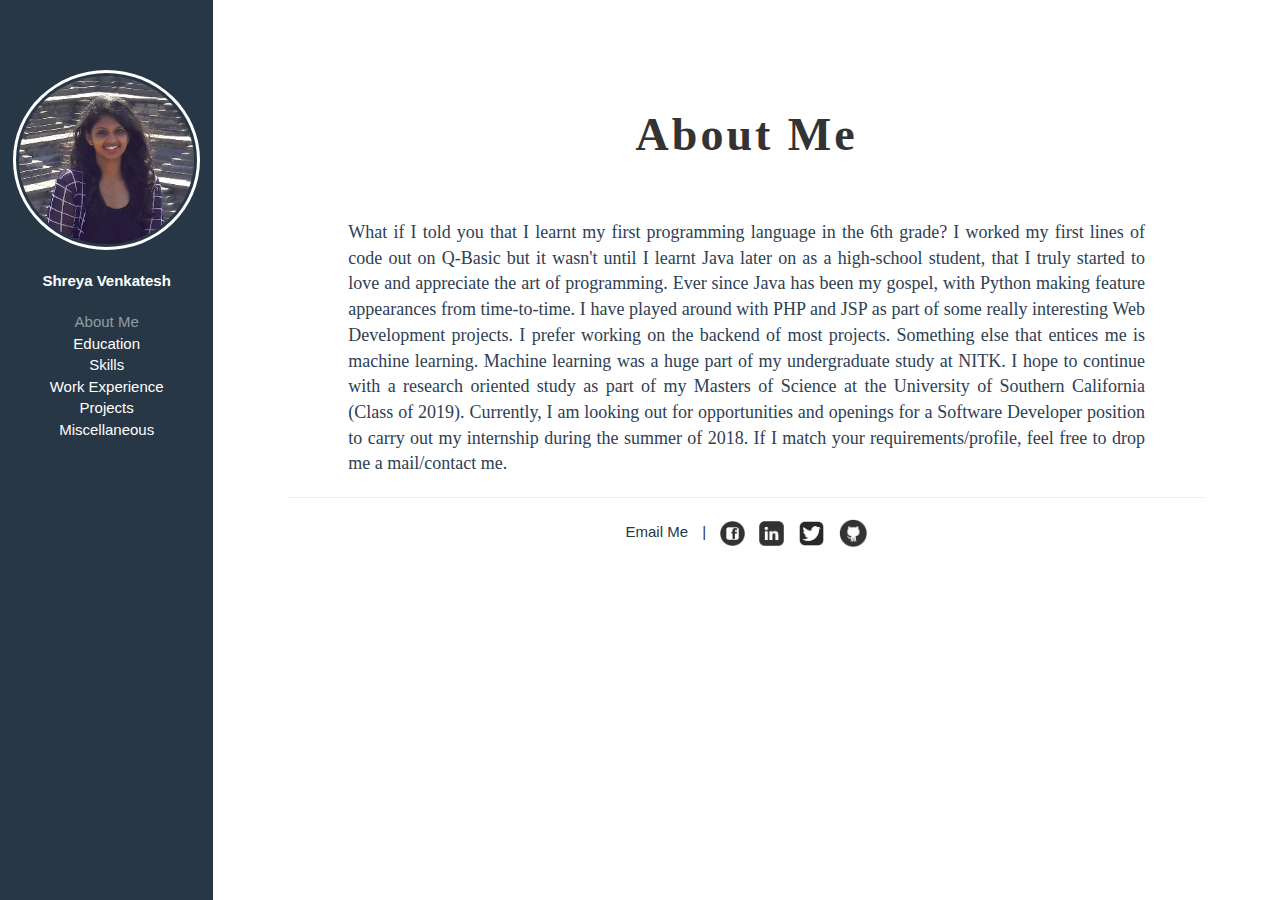
<file: index.html>
<html>
<head>
<title>Shreya V</title>
<meta property='og:title' content="Portfolio"/>
<meta property='og:image' content="pf.jpg"/>
<meta property='og:description' content="This is a link to my personal website"/>
<meta property='og:url' content="http://shrev.github.io/Portfolio/" />
<link rel="stylesheet" type="text/css" href="styles.css"/>
<link rel="stylesheet" href="https://maxcdn.bootstrapcdn.com/bootstrap/3.3.7/css/bootstrap.min.css">
<script src="https://ajax.googleapis.com/ajax/libs/jquery/3.2.1/jquery.min.js"></script>
</head>


<body>
    <div  id="parent" class="container-fluid">
        <div class="row">
            <div  id="bar" class="col-md-2 col-sm-4 sidebar1">
             <div class="row">
                <div class="logo">
                    <img src="self.png" id="img1" class="center-block" alt="Logo">
                </div>
              
              </div>
                <br>
                <div  id="list" style="width:auto">
                  <div id="name" > Shreya Venkatesh</div>
                  <br>
                    <ul class="list">
                        <li style="color: rgba(255, 255, 255, 0.5);">About Me</li>
                        <li><a class="link" href="edu.html">Education</a></li>
                        <li><a class="link" href="skills.html">Skills</a></li>
                        <li><a class="link" href="exp.html">Work Experience</a></li>
                        <li><a class="link" href="projects.html">Projects</a></li>
                        <li><a class="link" href="misc.html">Miscellaneous</a></li>
                    </ul>
                </div>
            </div>
            <div class="col-md-10 col-sm-8 main-content">
           
      <div class="title" id="ft">
    		<h1>About Me</h1>

      </div>
      <div class="content">
      <div class="intro">
       What if I told you that I learnt my first programming language in the 6th grade? I worked my first lines of code out on Q-Basic but it wasn't until I learnt Java later on as a high-school student, that I truly started to love and appreciate the art of programming. Ever since Java has been my gospel, with Python making feature appearances from time-to-time. I have played around with PHP and JSP as part of some really interesting Web Development projects. I prefer working on the backend of most projects. Something else that entices me is machine learning. Machine learning was a huge part of my undergraduate study at NITK. I hope to continue with a research oriented study as part of my Masters of Science at the University of Southern California (Class of 2019). Currently, I am looking out for opportunities and openings for a Software Developer position to carry out my internship during the summer of 2018. If I match your requirements/profile, feel free to drop me a mail/contact me.
      </div>
      <div class="bottom">
            <hr></hr>
            <a id="mail" href="mailto:shreya.dkv@gmail.com">Email Me</a> |
            <a href="https://www.facebook.com/shreya.venkatesh.7"><img class="icon" src="fb2.png"/></a>
            <a href="https://www.linkedin.com/in/shreya-v-109bbaa3/"><img class="icon" src="linkedin2.png"/></a>
            <a href="https://twitter.com/shre_v"><img class="icon" src="twitter2.png"/></a>
            <a href="https://github.com/shrev"><img class="icong" src="github2.png"/></a>
            <br><br>
        </div>
    </div>
</div>
</body>

<script src="scripts.js" type="text/javascript"></script>
</html>
</file>
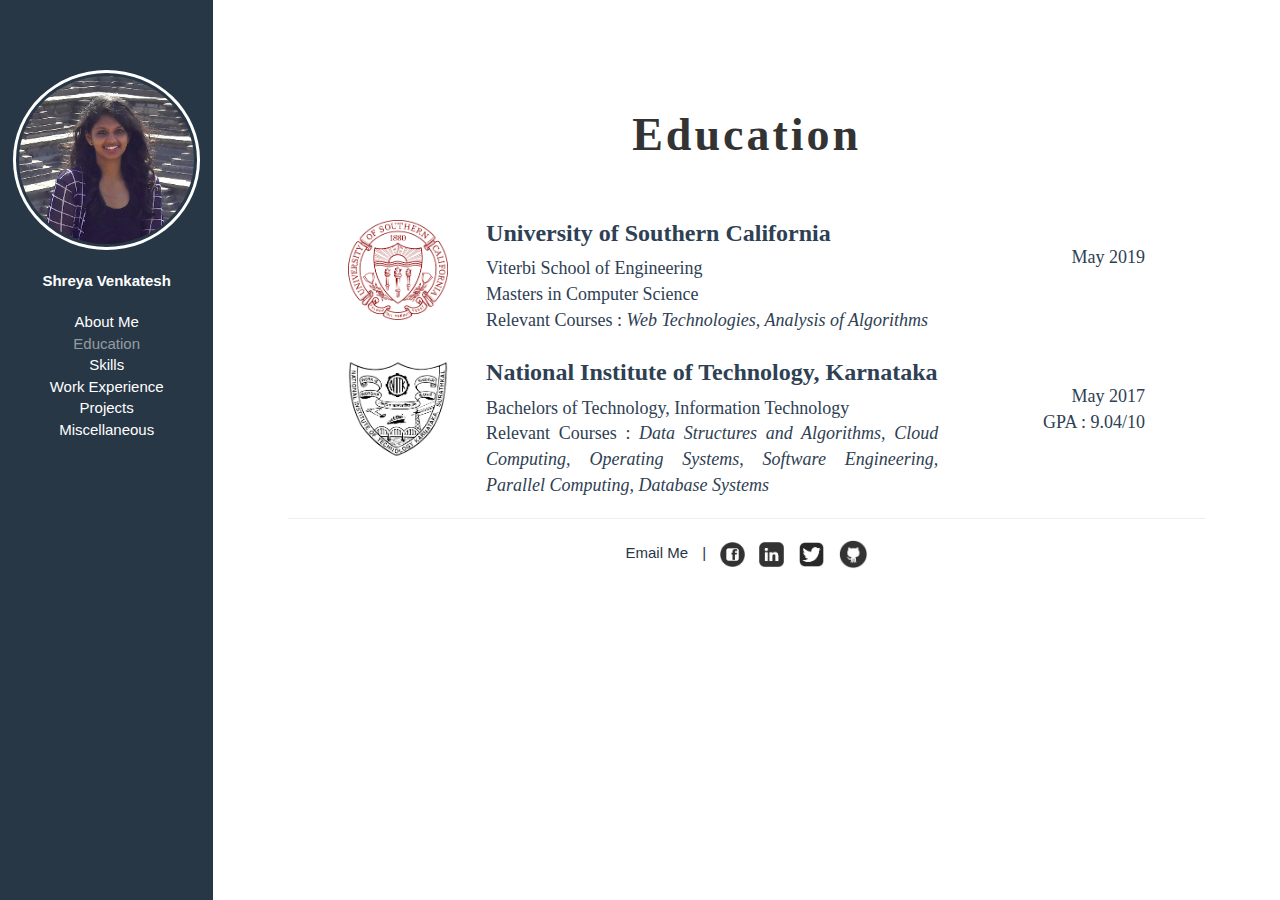
<file: edu.html>
<html>
<head>
<title>Shreya V</title>
<link rel="stylesheet" type="text/css" href="styles.css"/>
<link rel="stylesheet" href="https://maxcdn.bootstrapcdn.com/bootstrap/3.3.7/css/bootstrap.min.css">
<script src="https://ajax.googleapis.com/ajax/libs/jquery/3.2.1/jquery.min.js"></script>
</head>


<body>
    <div  id="parent" class="container-fluid">
        <div class="row">
            <div  id="bar" class="col-md-2 col-sm-4 sidebar1">
                 <div class="row">
                <div class="logo">
                    <img src="self.png" id="img1" class="center-block" alt="Logo">
                </div>
              
              </div>
                <br>
                <div  id="list" style="width:auto">
                  <div id="name" > Shreya Venkatesh</div>
                  <br>
                    <ul class="list">
                        <li><a class="link" href="skills.html">About Me</a></li>
                        <li style="color: rgba(255, 255, 255, 0.5);">Education</a></li>
                        <li><a class="link" href="skills.html">Skills</a></li>
                        <li><a class="link" href="exp.html">Work Experience</a></li>
                        <li><a class="link" href="projects.html">Projects</a></li>
			 <li><a class="link" href="misc.html">Miscellaneous</a></li>
                    </ul>
                </div>
            </div>
            <div class="col-md-10 col-sm-8 main-content">
           
      <div class="title" id="ft">
    		<h1>Education</h1>	
      </div>
      <div class="content">
      <div class="intro">
       <div class="row">
        <div class="col-sm-2 col-xs-12">
          <img src="usc.png"  class="img2" >
        </div>
        <div class="col-sm-7">
          <h3 class="edu"><b>University of Southern California</b></h3>
          Viterbi School of Engineering<br>
          Masters in Computer Science
          <br> Relevant Courses : <i> Web Technologies, Analysis of Algorithms </i>
       </div>
       <div class="col-sm-3" style="text-align: right;margin-top:25px">
        May 2019
      </div>
    </div>
    <br>
     <div class="row">
        <div class="col-sm-2 col-xs-12">
          <img src="nitk.png" class="img2" >
        </div>
        <div class="col-sm-7">
          <h3 class="edu"><b>National Institute of Technology, Karnataka </b></h3>
           Bachelors of Technology, Information Technology <br>
           Relevant Courses : <i> Data Structures and Algorithms, Cloud Computing, Operating Systems, Software Engineering, Parallel Computing, Database Systems </i>
</div>
       <div class="col-sm-3" style="text-align: right;margin-top:25px">
        May 2017<br>
        GPA : 9.04/10
      </div>
    </div>
  </div>
      <div class="bottom">
            <hr></hr>
            <a id="mail" href="mailto:shreya.dkv@gmail.com">Email Me</a> |
            <a href="https://www.facebook.com/shreya.venkatesh.7"><img class="icon" src="fb2.png"/></a>
            <a href="https://www.linkedin.com/in/shreya-v-109bbaa3/"><img class="icon" src="linkedin2.png"/></a>
            <a href="https://twitter.com/shre_v"><img class="icon" src="twitter2.png"/></a>
            <a href="https://github.com/shrev"><img class="icong" src="github2.png"/></a>
            <br><br>
        </div>
    </div>
</div>
</body>

<script src="scripts.js" type="text/javascript"></script>
</html>
</file>
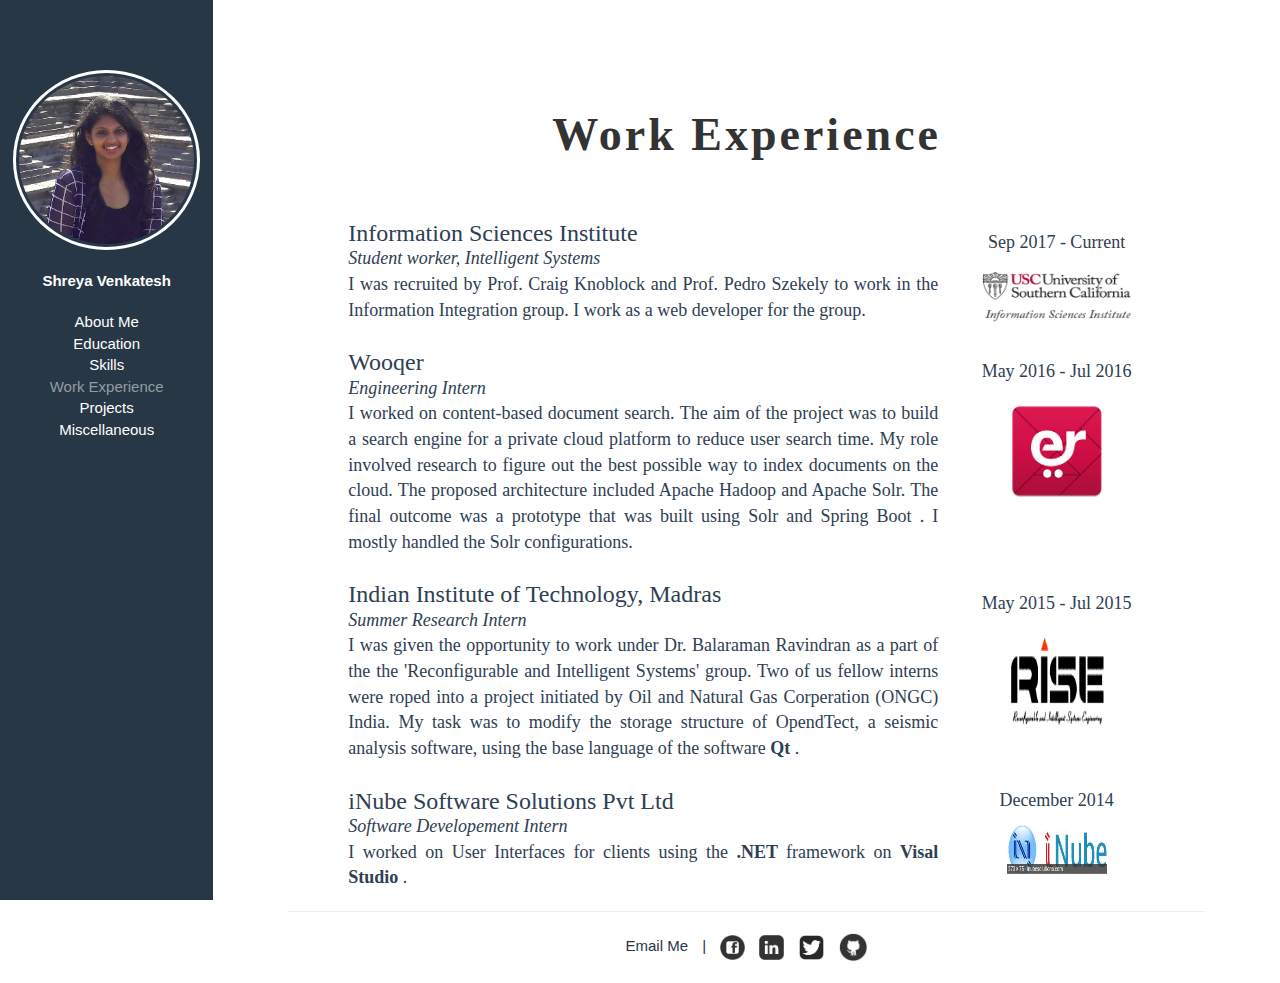
<file: exp.html>
<html>
<head>
<title>Shreya V</title>
<link rel="stylesheet" type="text/css" href="styles.css"/>
<link rel="stylesheet" href="https://maxcdn.bootstrapcdn.com/bootstrap/3.3.7/css/bootstrap.min.css">
<script src="https://ajax.googleapis.com/ajax/libs/jquery/3.2.1/jquery.min.js"></script>
</head>


<body>
    <div  id="parent" class="container-fluid">
        <div class="row" id="rtop">
            <div  id="bar" class="col-md-2 col-sm-4 sidebar1">
               <div class="row">
                <div class="logo">
                    <img src="self.png" id="img1" class="center-block" alt="Logo">
                </div>
              
              </div>
                <br>
                <div  id="list" style="width:auto">
                  <div id="name" > Shreya Venkatesh</div>
                  <br>
                    <ul class="list">
                        <li ><a class="link" href="index.html">About Me</a></li>
                        <li><a class="link" href="edu.html">Education</a></li>
                        <li><a class="link" href="skills.html">Skills</a></li>
                        <li style="color: rgba(255, 255, 255, 0.5);">Work Experience</li>
                        <li><a class="link" href="projects.html">Projects</a></li>
			 <li><a class="link" href="misc.html">Miscellaneous</a></li>
                    </ul>
                </div>
            </div>
            <div class="col-md-10 col-sm-8 main-content">
           
      <div class="title" id="ft">
        <h1>Work Experience</h1>
      </div>
      <div class="content" id="content">
      <div class="intro">

      <div class="row">
      <div class="col-sm-9">
       <h3 style="margin-top:0px !important;margin-bottom:0px !important">Information Sciences Institute</h3>
       <i style="padding-top:-10px"> Student worker, Intelligent Systems </i>
      </div>
      <div class="col-sm-3" style="margin-top:10px;text-align: center">
        Sep 2017 - Current
       </div>
      </div>
      <div class="row">
        <div class="col-sm-9">
          I was recruited by Prof. Craig Knoblock and Prof. Pedro Szekely to work in the Information Integration group. I work as a web developer for the group.
        </div>
        <div class="col-sm-3" style="text-align: center">
           <img src="isi.png" style="height:50px;width:150px">
        </div>
      </div>
      <br>
      <div class="row">
      <div class="col-sm-9">
       <h3 style="margin-top:0px !important;margin-bottom:0px !important">Wooqer</h3>
       <i style="padding-top:-10px"> Engineering Intern </i>
      </div>
      <div class="col-sm-3" style="margin-top:10px;text-align: center">
        May 2016 - Jul 2016
       </div>
      </div>
      <div class="row">
        <div class="col-sm-9">
          I worked on content-based document search. The aim of the project was to build a search engine for a private cloud platform to reduce user search time. My role involved research to figure out the best possible way to index documents on the cloud. The proposed architecture included Apache Hadoop and Apache Solr. The final outcome was a prototype that was built using Solr and Spring Boot . I mostly handled the Solr configurations.
        </div>
        <div class="col-sm-3" style="text-align: center">
           <img src="wooqer.jpg" style="height:100px;width:100px">
        </div>
      </div>

     <br>
      <div class="row">
      <div class="col-sm-9">
       <h3 style="margin-top:0px !important;margin-bottom:0px !important">Indian Institute of Technology, Madras</h3>
       <i style="padding-top:-10px"> Summer Research Intern </i>
      </div>
      <div class="col-sm-3" style="margin-top:10px;text-align: center">
        May 2015 - Jul 2015
       </div>
      </div>
      <div class="row">
        <div class="col-sm-9">
          I was given the opportunity to work under Dr. Balaraman Ravindran as a part of the the 'Reconfigurable and Intelligent Systems' group. Two of us fellow interns were roped into a project initiated by Oil and Natural Gas Corperation (ONGC) India. My task was to modify the storage structure of OpendTect, a seismic analysis software, using the base language of the software <b> Qt </b>.  
        </div>
        <div class="col-sm-3" style="text-align: center">
           <img src="rise.png" style="height:100px;width:100px">
        </div>
      </div> 
      
       <br>
      <div class="row">
      <div class="col-sm-9">
       <h3 style="margin-top:0px !important;margin-bottom:0px !important">iNube Software Solutions Pvt Ltd</h3>
       <i style="padding-top:-10px"> Software Developement Intern </i>
      </div>
      <div class="col-sm-3" style="text-align:center">
        December 2014
       </div>
      </div>
      <div class="row">
        <div class="col-sm-9">
          I worked on User Interfaces for clients using the <b> .NET </b> framework on <b> Visal Studio </b>. 
        </div>
        <div class="col-sm-3" style="text-align: center">
           <img src="inube.png" style="margin-top:-15px;height:50px;width:100px">
        </div>
      </div>

    </div>
      <div class="bottom">
            <hr></hr>
            <a id="mail" href="mailto:shreya.dkv@gmail.com">Email Me</a> |
            <a href="https://www.facebook.com/shreya.venkatesh.7"><img class="icon" src="fb2.png"/></a>
            <a href="https://www.linkedin.com/in/shreya-v-109bbaa3/"><img class="icon" src="linkedin2.png"/></a>
            <a href="https://twitter.com/shre_v"><img class="icon" src="twitter2.png"/></a>
            <a href="https://github.com/shrev"><img class="icong" src="github2.png"/></a>
            <br><br>
        </div>
    </div>
</div>
</body>

<script src="scripts.js" type="text/javascript"></script>
</html>
</file>
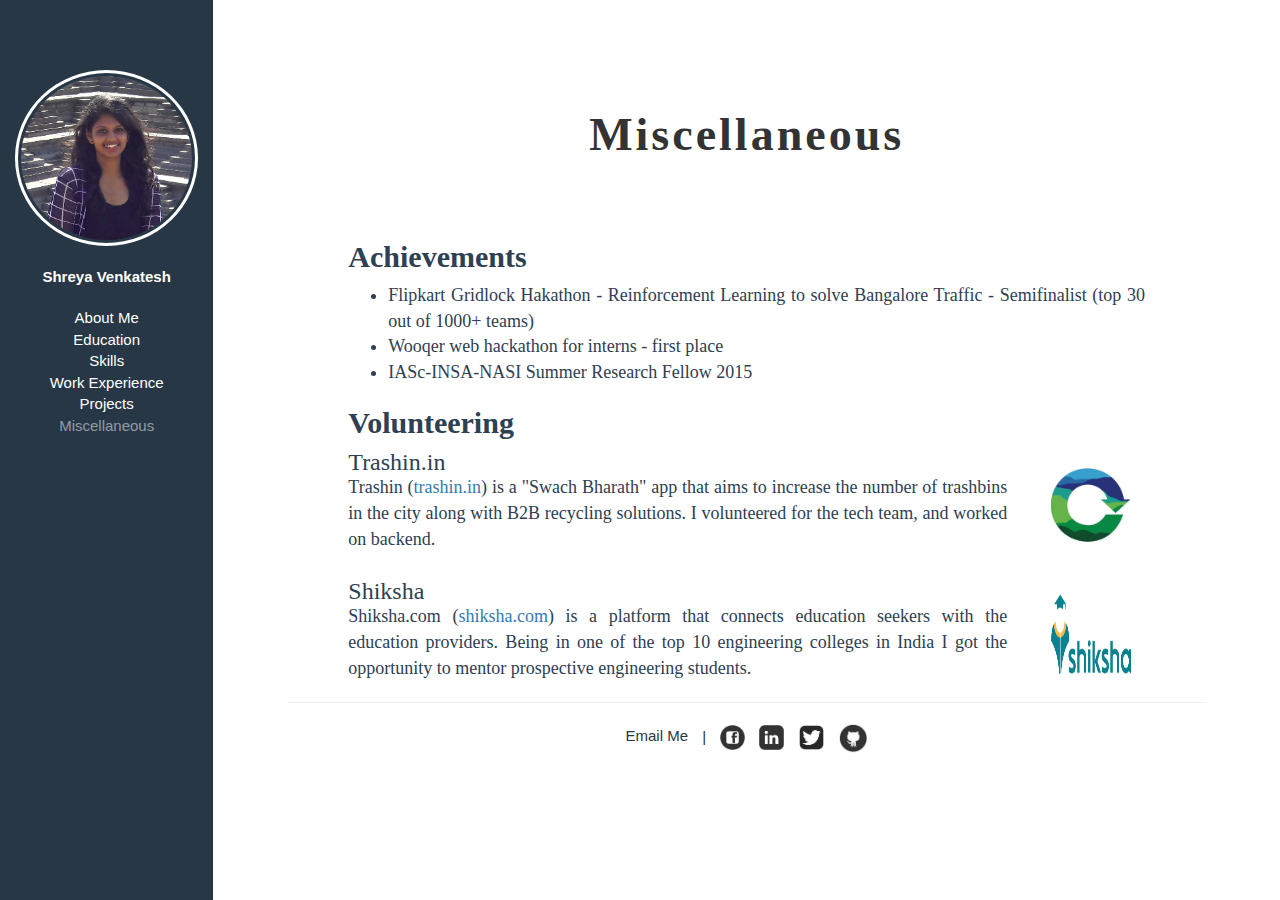
<file: misc.html>
<html>
<head>
<title>Shreya V</title>
<link rel="stylesheet" type="text/css" href="styles.css"/>
<link rel="stylesheet" href="https://maxcdn.bootstrapcdn.com/bootstrap/3.3.7/css/bootstrap.min.css">
<script src="https://ajax.googleapis.com/ajax/libs/jquery/3.2.1/jquery.min.js"></script>
</head>


<body>
    <div  id="parent" class="container-fluid">
        <div class="row">
            <div  id="bar" class="col-md-2 col-sm-4 sidebar1">
                <div class="logo">
                    <img src="self.png" class="img-responsive center-block" alt="Logo">
                </div>
                <br>
                <div id="name"> Shreya Venkatesh</div>
                <br>
                <div class="left-navigation">
                    <ul class="list">
                        <li><a class="link" href="index.html">About Me</a></li>
                        <li><a class="link" href="edu.html">Education</a></li>
                        <li><a class="link" href="skills.html">Skills</a></li>
                        <li><a class="link" href="exp.html">Work Experience</a></li>
                        <li><a class="link" href="projects.html">Projects</a></li>
                        <li style="color: rgba(255, 255, 255, 0.5);">Miscellaneous</li>
                    </ul>
                </div>
            </div>
            <div class="col-md-10 col-sm-8 main-content">
           
      <div class="title" id="ft">
    		<h1>Miscellaneous</h1>
      </div>
      <div class="content">
      <div class="intro">
       
     <h2> <b> Achievements </b> </h2>
        <ul>
          <li> Flipkart Gridlock Hakathon - Reinforcement Learning to solve Bangalore Traffic - Semifinalist (top 30 out of 1000+ teams)
          <li> Wooqer web hackathon for interns - first place 
          <li> IASc-INSA-NASI Summer Research Fellow 2015
        </ul>
   
   <h2> <b> Volunteering </b> </h2>
         <div class="row">
      <div class="col-sm-9">
       <h3 style="margin-top:0px !important;margin-bottom:0px !important">Trashin.in</h3>
      </div>
      <div class="col-sm-3" style="margin-top:10px;text-align: center">
       </div>
      </div>
      <div class="row">
        <div class="col-sm-10">
          Trashin (<a href="http://trashin.in/">trashin.in</a>) is a "Swach Bharath" app that aims to increase the number of trashbins in the city along with B2B recycling solutions. I volunteered for the tech team, and worked on backend.  
        </div>
        <div class="col-sm-2" style="text-align: center">
           <img src="trashin.jpg" style="margin-top:-10px;height:80px;width:80px">
        </div>
      </div>

      <br>
      <div class="row">
     <div class="col-sm-9">
       <h3 style="margin-top:0px !important;margin-bottom:0px !important">Shiksha</h3>
      </div>
      <div class="col-sm-3" style="margin-top:10px;text-align: center">
       </div>
      </div>
        <div class="row">
        <div class="col-sm-10">
          Shiksha.com (<a href="http://shiksha.com/">shiksha.com</a>) is a platform that connects education seekers with the education providers. Being in one of the top 10 engineering colleges in India I got the opportunity to mentor prospective engineering students.
        </div>
        <div class="col-sm-2" style="text-align: center">
           <img src="shiksha.png" style="margin-top:-10px;height:80px;width:80px">
        </div>
      </div>
      </div>
      <div class="bottom">
            <hr></hr>
            <a id="mail" href="mailto:shreya.dkv@gmail.com">Email Me</a> |
            <a href="https://www.facebook.com/shreya.venkatesh.7"><img class="icon" src="fb2.png"/></a>
            <a href="https://www.linkedin.com/in/shreya-v-109bbaa3/"><img class="icon" src="linkedin2.png"/></a>
            <a href="https://twitter.com/shre_v"><img class="icon" src="twitter2.png"/></a>
            <a href="https://github.com/shrev"><img class="icong" src="github2.png"/></a>
            <br><br>
        </div>
    </div>
</div>
</body>

<script src="scripts.js" type="text/javascript"></script>
</html>
</file>
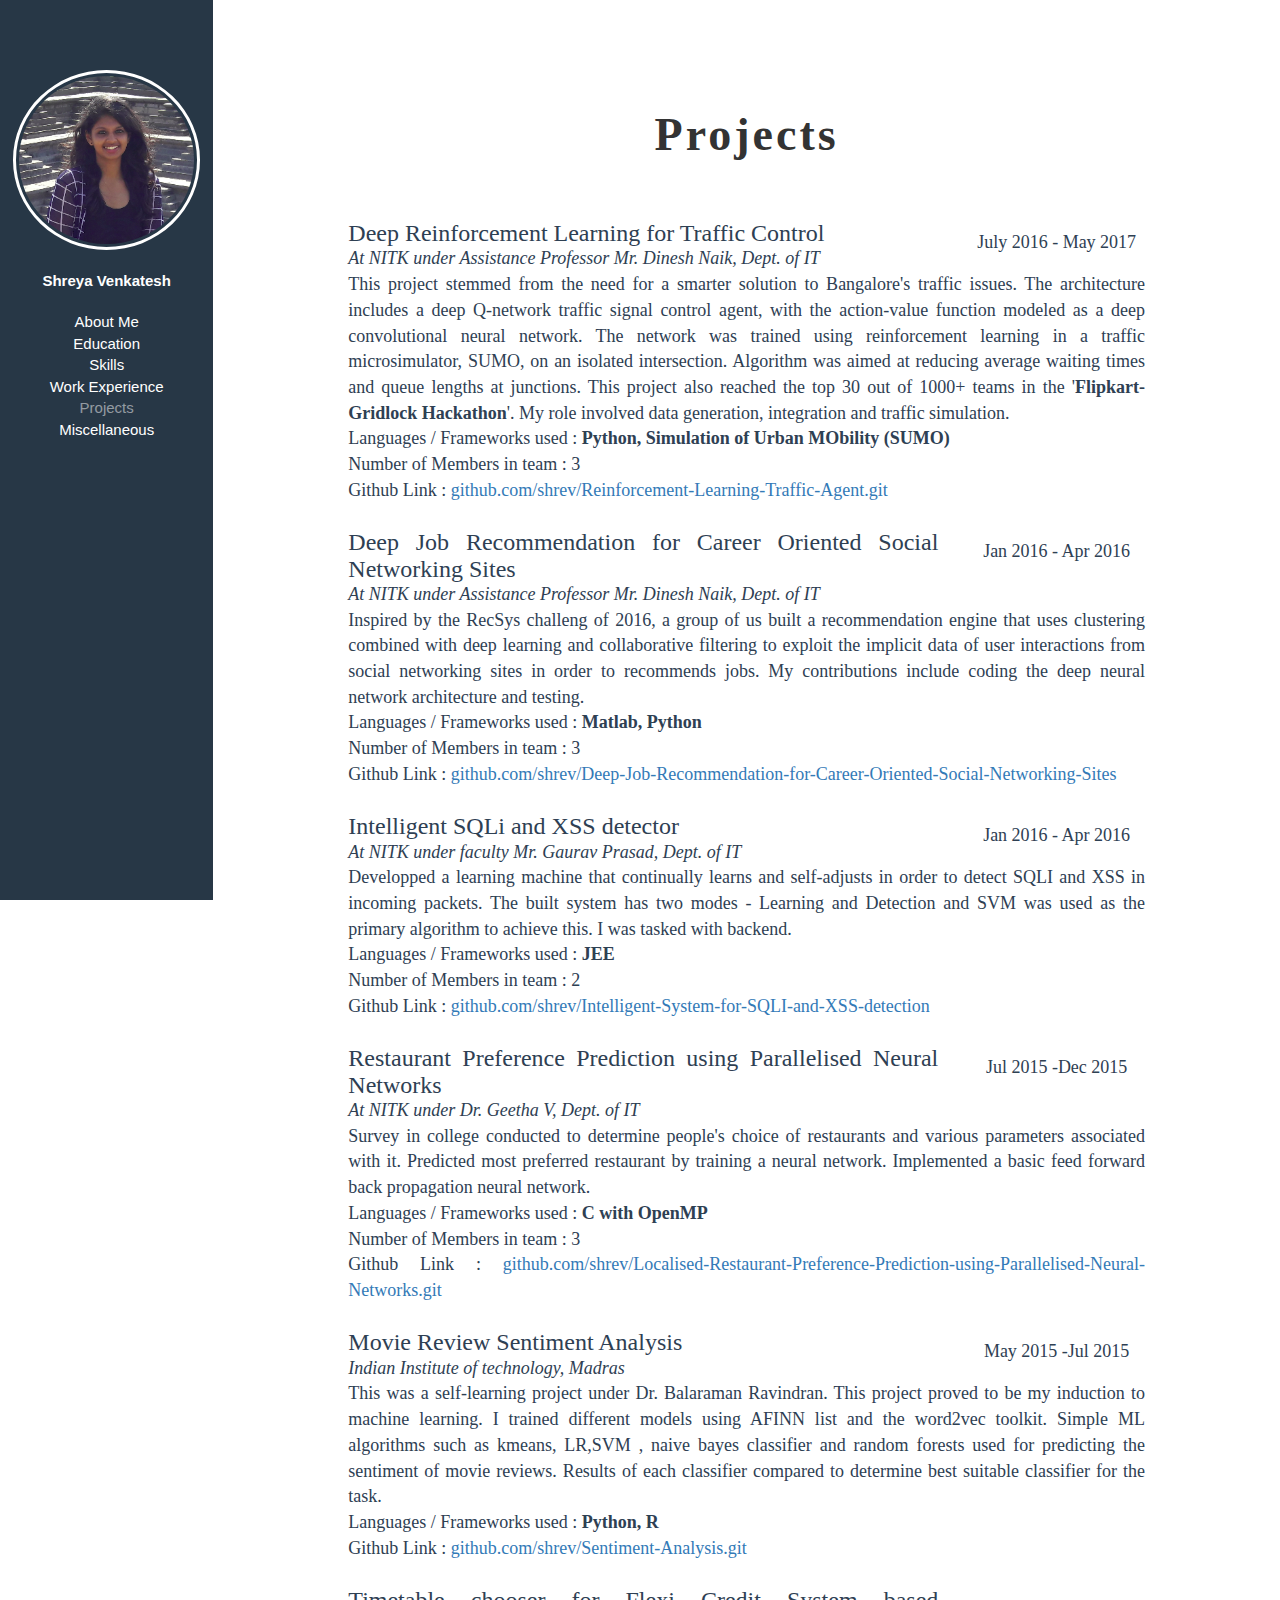
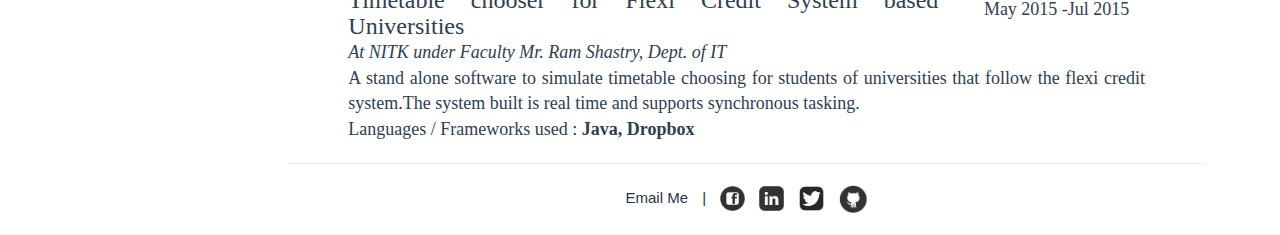
<file: projects.html>
<html>
<head>
<title>Shreya V</title>
<link rel="stylesheet" type="text/css" href="styles.css"/>
<link rel="stylesheet" href="https://maxcdn.bootstrapcdn.com/bootstrap/3.3.7/css/bootstrap.min.css">
<script src="https://ajax.googleapis.com/ajax/libs/jquery/3.2.1/jquery.min.js"></script>
</head>


<body>
    <div  id="parent" class="container-fluid">
        <div class="row">
            <div  id="bar" class="col-md-2 col-sm-4 sidebar1">
                 <div class="row">
                <div class="logo">
                    <img src="self.png" id="img1" class="center-block" alt="Logo">
                </div>
              
              </div>
                <br>
                <div  id="list" style="width:auto">
                  <div id="name" > Shreya Venkatesh</div>
                  <br>
                    <ul class="list">
                        <li><a class="link" href="index.html">About Me</a></li>
                        <li><a class="link" href="edu.html">Education</a></li>
                        <li><a class="link" href="skills.html">Skills</a></li>
                        <li><a class="link" href="exp.html">Work Experience</a></li>
                        <li style="color: rgba(255, 255, 255, 0.5);">Projects</li>
                         <li><a class="link" href="misc.html">Miscellaneous</a></li>
                    </ul>
                </div>
            </div>
            <div class="col-md-10 col-sm-8 main-content">
           
      <div class="title" id="ft">
    		<h1>Projects</h1>
      </div>
      <div class="content">
      <div class="intro">
       <div class="row">
      <div class="col-sm-9">
       <h3 style="margin-top:0px !important;margin-bottom:0px !important">Deep Reinforcement Learning for Traffic Control</h3>
       <i style="padding-top:-10px">At NITK under Assistance Professor Mr. Dinesh Naik, Dept. of IT</i>
      </div>
      <div class="col-sm-3" style="margin-top:10px;text-align: center">
        July 2016 - May 2017
       </div>
      </div>
      <div class="pcontent">
        This project stemmed from the need for a smarter solution to Bangalore's traffic issues. The architecture includes a deep Q-network traffic signal control agent, with the action-value function modeled as a deep convolutional neural network. The network was  trained using reinforcement learning in a traffic microsimulator, SUMO, on an isolated intersection. Algorithm was aimed at reducing average waiting times and queue lengths at junctions. This project also reached the top 30 out of 1000+ teams in the '<b>Flipkart-Gridlock Hackathon</b>'. My role involved data generation, integration and traffic simulation.
        <br>
        Languages / Frameworks used : <b>Python, Simulation of Urban MObility (SUMO)</b>
        <br> Number of Members in team : 3
        <br> Github Link : <a href="https://github.com/shrev/Reinforcement-Learning-Traffic-Agent.git">github.com/shrev/Reinforcement-Learning-Traffic-Agent.git</a>
      </div>
      <br>
      <div class="row">
      <div class="col-sm-9">
       <h3 style="margin-top:0px !important;margin-bottom:0px !important">Deep Job Recommendation for Career Oriented Social Networking Sites</h3>
       <i style="padding-top:-10px">At NITK under Assistance Professor Mr. Dinesh Naik, Dept. of IT</i>
      </div>
      <div class="col-sm-3" style="margin-top:10px;text-align: center">
        Jan 2016 - Apr 2016
       </div>
      </div>
      <div class="pcontent">
        Inspired by the RecSys challeng of 2016, a group of us built a recommendation engine that uses clustering combined with deep learning and collaborative filtering to exploit the implicit data of user interactions from social networking sites in order to recommends jobs. My contributions include coding the deep neural network architecture and testing.
        <br>
        Languages / Frameworks used : <b>Matlab, Python </b>
        <br> Number of Members in team : 3
        <br> Github Link : <a href="https://github.com/shrev/Deep-Job-Recommendation-for-Career-Oriented-Social-Networking-Sites">github.com/shrev/Deep-Job-Recommendation-for-Career-Oriented-Social-Networking-Sites</a>
      </div>

       <br>
      <div class="row">
      <div class="col-sm-9">
       <h3 style="margin-top:0px !important;margin-bottom:0px !important">Intelligent SQLi and XSS detector</h3>
       <i style="padding-top:-10px">At NITK under faculty Mr. Gaurav Prasad, Dept. of IT</i>
      </div>
      <div class="col-sm-3" style="margin-top:10px;text-align: center">
        Jan 2016 - Apr 2016
       </div>
      </div>
      <div class="pcontent">
        Developped a learning machine that continually learns and self-adjusts in order to detect SQLI and XSS in incoming packets. The built system has two modes - Learning and Detection and SVM was used as the primary algorithm to achieve this. I was tasked with backend.  
        <br>
        Languages / Frameworks used : <b>JEE </b>
        <br> Number of Members in team : 2
        <br> Github Link : <a href="https://github.com/shrev/Intelligent-System-for-SQLI-and-XSS-detection">github.com/shrev/Intelligent-System-for-SQLI-and-XSS-detection</a>
      </div>
 
      <br>
      <div class="row">
      <div class="col-sm-9">
       <h3 style="margin-top:0px !important;margin-bottom:0px !important">Restaurant Preference Prediction using Parallelised Neural Networks</h3>
       <i style="padding-top:-10px">At NITK under Dr. Geetha V, Dept. of IT</i>
      </div>
      <div class="col-sm-3" style="margin-top:10px;text-align: center">
        Jul 2015 -Dec 2015
       </div>
      </div>
      <div class="pcontent">
        Survey in college conducted to determine people's choice of restaurants and various parameters associated with it. Predicted most preferred restaurant by training a neural network. Implemented a basic feed forward back propagation neural network.  
        <br>
        Languages / Frameworks used : <b>C with OpenMP</b>
        <br> Number of Members in team : 3
        <br> Github Link : <a href="https://github.com/shrev/Localised-Restaurant-Preference-Prediction-using-Parallelised-Neural-Networks.git">github.com/shrev/Localised-Restaurant-Preference-Prediction-using-Parallelised-Neural-Networks.git</a>
      </div>

      <br>
      <div class="row">
      <div class="col-sm-9">
       <h3 style="margin-top:0px !important;margin-bottom:0px !important">Movie Review Sentiment Analysis</h3>
       <i style="padding-top:-10px">Indian Institute of technology, Madras</i>
      </div>
      <div class="col-sm-3" style="margin-top:10px;text-align: center">
        May 2015 -Jul 2015
       </div>
      </div>
      <div class="pcontent">
        This was a self-learning project under Dr. Balaraman Ravindran. This project proved to be my induction to machine learning. I trained different models using AFINN list and the word2vec toolkit. Simple ML algorithms such as kmeans, LR,SVM , naive bayes classifier and random forests used for predicting the sentiment of movie reviews. Results of each classifier compared to determine best suitable classifier for the task. 
        <br>
        Languages / Frameworks used : <b>Python, R</b>
        <br> Github Link : <a href="https://github.com/shrev/Sentiment-Analysis.git">github.com/shrev/Sentiment-Analysis.git</a>
      </div>

      <br>
      <div class="row">
      <div class="col-sm-9">
       <h3 style="margin-top:0px !important;margin-bottom:0px !important">Timetable chooser for Flexi Credit System based Universities</h3>
       <i style="padding-top:-10px">At NITK under Faculty Mr. Ram Shastry, Dept. of IT</i>
      </div>
      <div class="col-sm-3" style="margin-top:10px;text-align: center">
        May 2015 -Jul 2015
       </div>
      </div>
      <div class="pcontent">
        A stand alone software to simulate timetable choosing for students of universities that follow the flexi credit system.The system built is real time and supports synchronous tasking.
        <br>
        Languages / Frameworks used : <b>Java, Dropbox</b>
      </div>


      </div>
      <div class="bottom">
            <hr></hr>
            <a id="mail" href="mailto:shreya.dkv@gmail.com">Email Me</a> |
            <a href="https://www.facebook.com/shreya.venkatesh.7"><img class="icon" src="fb2.png"/></a>
            <a href="https://www.linkedin.com/in/shreya-v-109bbaa3/"><img class="icon" src="linkedin2.png"/></a>
            <a href="https://twitter.com/shre_v"><img class="icon" src="twitter2.png"/></a>
            <a href="https://github.com/shrev"><img class="icong" src="github2.png"/></a>
            <br><br>
        </div>
    </div>
</div>
</body>

<script src="scripts.js" type="text/javascript"></script>
</html>
</file>
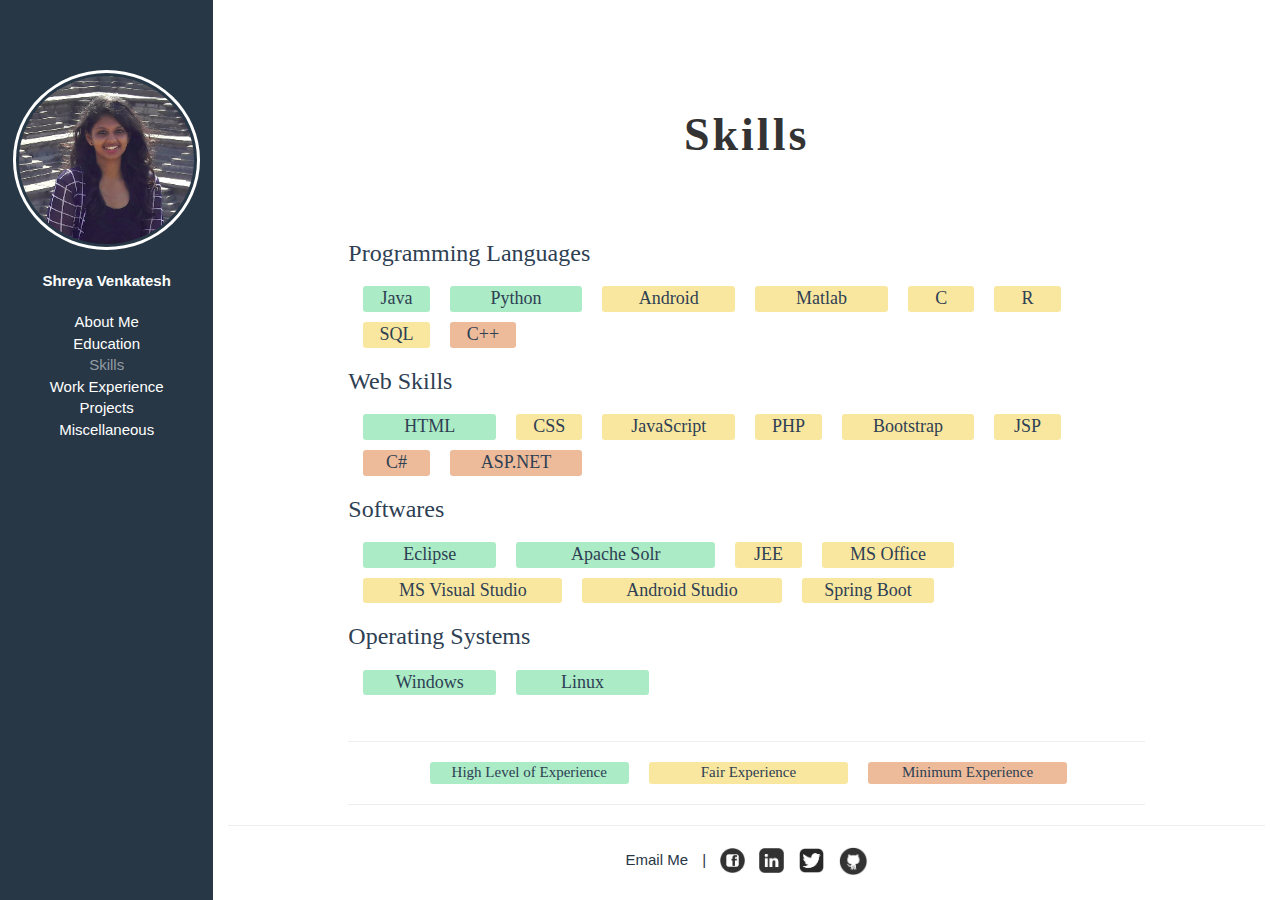
<file: skills.html>
<html>
<head>
<title>Shreya V</title>
<link rel="stylesheet" type="text/css" href="styles.css"/>
<link rel="stylesheet" href="https://maxcdn.bootstrapcdn.com/bootstrap/3.3.7/css/bootstrap.min.css">
<script src="https://ajax.googleapis.com/ajax/libs/jquery/3.2.1/jquery.min.js"></script>
</head>


<body>
    <div  id="parent" class="container-fluid">
        <div class="row">
            <div  id="bar" class="col-md-2 col-sm-4 sidebar1">
                <div class="row">
                <div class="logo">
                    <img src="self.png" id="img1" class="center-block" alt="Logo">
                </div>
              
              </div>
                <br>
                <div  id="list" style="width:auto">
                  <div id="name" > Shreya Venkatesh</div>
                  <br>
                    <ul class="list">
                        <li><a class="link" href="index.html">About Me</a></li>
                        <li><a class="link" href="edu.html">Education</a></li>
                        <li style="color: rgba(255, 255, 255, 0.5);">Skills</li>
                        <li><a class="link" href="exp.html">Work Experience</a></li>
                        <li><a class="link" href="projects.html">Projects</a></li>
			 <li><a class="link" href="misc.html">Miscellaneous</a></li>
                    </ul>
                </div>
            </div>
            <div class="col-md-10 col-sm-8 main-content">
           
      <div class="title" id="ft">

    		<h1>Skills</h1>
      </div>
      <div class="content">
      <div class="intro">
       <h3>Programming Languages</h3>
       <div class="row" id="coldiv" style="padding-left:20px;padding-right:10px">
       <div class="col-md-1 col-xs-12" style="text-align:center;border-radius:3px;background-color:#ABEBC6;text-align:center;margin-left:10px;margin-right:10px;margin-top:10px">
       Java
       </div>
      <div class="col-md-2 col-xs-12" style="text-align:center;border-radius:3px;background-color:#ABEBC6;text-align:center;margin-left:10px;margin-right:10px;margin-top:10px">
       Python
       </div>
      <div class="col-md-2 col-xs-12" style="text-align:center;border-radius:3px;background-color:#F9E79F;text-align:center;margin-left:10px;margin-right:10px;margin-top:10px">
       Android
       </div>
       <div class="col-md-2 col-xs-12" style="text-align:center;border-radius:3px;background-color:#F9E79F;text-align:center;margin-left:10px;margin-right:10px;margin-top:10px">
       Matlab
       </div>
        <div class="col-md-1 col-xs-12" style="text-align:center;border-radius:3px;background-color:#F9E79F;text-align:center;margin-left:10px;margin-right:10px;margin-top:10px">
       C
       </div>
      <div class="col-md-1 col-xs-12" style="text-align:center;border-radius:3px;background-color:#F9E79F;text-align:center;margin-left:10px;margin-right:10px;margin-top:10px">
       R
       </div>
      <div class="col-md-1 col-xs-12" style="text-align:center;border-radius:3px;background-color:#F9E79F;text-align:center;margin-left:10px;margin-right:10px;margin-top:10px">
       SQL
       </div>
      <div class="col-md-1 col-xs-12" style="text-align:center;border-radius:3px;background-color:#EDBB99;text-align:center;margin-left:10px;margin-right:10px;margin-top:10px">
       C++
       </div>
      </div>
   
 <h3>Web Skills</h3>
  <div class="row" id="coldiv" style="padding-left:20px;padding-right:10px">
<div class="col-md-2" style="text-align:center;border-radius:3px;background-color:#ABEBC6;text-align:center;margin-left:10px;margin-right:10px;margin-top:10px">
       HTML
       </div>  
  <div class="col-md-1" style="text-align:center;border-radius:3px;background-color:#F9E79F;text-align:center;margin-left:10px;margin-right:10px;margin-top:10px">
       CSS
       </div> 
<div class="col-md-2" style="text-align:center;border-radius:3px;background-color:#F9E79F;text-align:center;margin-left:10px;margin-right:10px;margin-top:10px">
       JavaScript
       </div>
  <div class="col-md-1" style="text-align:center;border-radius:3px;background-color:#F9E79F;text-align:center;margin-left:10px;margin-right:10px;margin-top:10px">
       PHP
       </div>
  <div class="col-md-2" style="text-align:center;border-radius:3px;background-color:#F9E79F;text-align:center;margin-left:10px;margin-right:10px;margin-top:10px">
       Bootstrap
       </div>
   <div class="col-md-1" style="text-align:center;border-radius:3px;background-color:#F9E79F;text-align:center;margin-left:10px;margin-right:10px;margin-top:10px">
       JSP
       </div>
   <div class="col-md-1" style="text-align:center;border-radius:3px;background-color:#EDBB99;text-align:center;margin-left:10px;margin-right:10px;margin-top:10px">
       C#
       </div>
   <div class="col-md-2" style="text-align:center;border-radius:3px;background-color:#EDBB99;text-align:center;margin-left:10px;margin-right:10px;margin-top:10px">
       ASP.NET
       </div>
  </div>

   <h3>Softwares</h3>
  <div class="row" id="coldiv" style="padding-left:20px;padding-right:10px">
<div class="col-md-2 col-xs-12" style="text-align:center;border-radius:3px;background-color:#ABEBC6;text-align:center;margin-left:10px;margin-right:10px;margin-top:10px">
      Eclipse 
       </div>  
  <div class="col-md-3 col-xs-12" style="text-align:center;border-radius:3px;background-color:#ABEBC6;text-align:center;margin-left:10px;margin-right:10px;margin-top:10px">
      Apache Solr
       </div>
  <div class="col-md-1 col-xs-12" style="text-align:center;border-radius:3px;background-color:#F9E79F;text-align:center;margin-left:10px;margin-right:10px;margin-top:10px">
       JEE
       </div> 
<div class="col-md-2 col-xs-12" style="text-align:center;border-radius:3px;background-color:#F9E79F;text-align:center;margin-left:10px;margin-right:10px;margin-top:10px">
       MS Office
       </div>
  <div class="col-md-3 col-xs-12" style="text-align:center;border-radius:3px;background-color:#F9E79F;text-align:center;margin-left:10px;margin-right:10px;margin-top:10px">
       MS Visual Studio
       </div>
 <div class="col-md-3 col-xs-12" style="text-align:center;border-radius:3px;background-color:#F9E79F;text-align:center;margin-left:10px;margin-right:10px;margin-top:10px">
       Android Studio 
       </div>
   <div class="col-md-2 col-xs-12" style="text-align:center;border-radius:3px;background-color:#F9E79F;text-align:center;margin-left:10px;margin-right:10px;margin-top:10px">
       Spring Boot
       </div>

  </div>
<h3>Operating Systems</h3> 
  <div class="row" id="coldiv" style="padding-left:20px;padding-right:10px">
<div class="col-md-2 col-xs-12" style="text-align:center;border-radius:3px;background-color:#ABEBC6;text-align:center;margin-left:10px;margin-right:10px;margin-top:10px">
      Windows
       </div>
<div class="col-md-2 col-xs-12" style="text-align:center;border-radius:3px;background-color:#ABEBC6;text-align:center;margin-left:10px;margin-right:10px;margin-top:10px">
      Linux
       </div>
    </div>
   <br>
       <div class="scale fsize">
<hr style='color:black'>
 <div class="row" id="coldiv" style="padding-left:20px;padding-right:10px;margin-top:-10px">
 <div class="col-md-1 col-xs-12"></div>
 <div class="col-md-3 col-xs-12" style="text-align:center;border-radius:3px;background-color:#ABEBC6;text-align:center;margin-left:10px;margin-right:10px;margin-top:10px">
       High Level of Experience
       </div>
<div class="col-md-3 col-xs-12" style="text-align:center;border-radius:3px;background-color:#F9E79F;text-align:center;margin-left:10px;margin-right:10px;margin-top:10px">
       Fair Experience
       </div>
<div class="col-md-3 col-xs-12" style="text-align:center;border-radius:3px;background-color:#EDBB99;text-align:center;margin-left:10px;margin-right:10px;margin-top:10px">
       Minimum Experience
       </div>

</div>
<hr>
       </div>
      </div>
      </div>
      <div class="bottom">
            <hr></hr>
            <a id="mail" href="mailto:shreya.dkv@gmail.com">Email Me</a> |
            <a href="https://www.facebook.com/shreya.venkatesh.7"><img class="icon" src="fb2.png"/></a>
            <a href="https://www.linkedin.com/in/shreya-v-109bbaa3/"><img class="icon" src="linkedin2.png"/></a>
            <a href="https://twitter.com/shre_v"><img class="icon" src="twitter2.png"/></a>
            <a href="https://github.com/shrev"><img class="icong" src="github2.png"/></a>
            
            <br><br>
        </div>
    </div>
</div>
</body>

<script src="scripts.js" type="text/javascript"></script>
</html>
</file>
<file: styles.css>
.sidebar1 {
   /* background: #F17153;
    
    background: -webkit-linear-gradient(#F17153, #F58D63, #f1ab53);
    
    background: -o-linear-gradient(#F17153, #F58D63, #f1ab53);
    
    background: -moz-linear-gradient(#F17153, #F58D63, #f1ab53);
 
    background: linear-gradient(#F17153, #F58D63, #f1ab53); */

    background-color:  #273746 ; 
    position: fixed !important; 
    padding: 0px;
    height: 100% !important;
    
}



body
{
  height :100%;
}

#bar
{
  height :100% !important;
}

#img1
{
    width: auto;
    height: 95%;

}

html { height: 100%; }

body {
    width: 100%;
    height: 100%;
    margin: 0px;
    padding: 0px;
}

#list
{
  position: relative;
}
.logo {
    text-align: center
    margin-top:50px;
    max-height: 180px;
    width: auto;
}
.logo>img {
    margin-top: 70px;
    padding: 3px;
    border: 3px solid white;
    border-radius: 100%;
    max-height: 180px;
    width: auto;
}
.list {
    color: #fff;
    list-style: none;
    padding-left: 0px;
    font-size : 15px;
}
.list::first-line {
   
}
.list> li, h5 {
    text-align: center;
}
.list>li:hover {
    background-color: rgba(255, 255, 255, 0.2);
    border-left: 5px solid white;
    color: white;
    font-weight: bolder;
    padding-left: 35px;
}.main-content{
    text-align:center;
    -moz-box-sizing:border-box;
    box-sizing:border-box; 
    -webkit-box-sizing:border-box; 
    -ms-box-sizing:border-box;
}


 @import 'https://fonts.googleapis.com/css?family=Open+Sans:300|Roboto:400';

.title {
    width: 100%;
    height:500px;
    overflow: hidden;
    margin:0;
    padding-top:80px;
    
 

        -moz-box-sizing:border-box;
  box-sizing:border-box; 
  -webkit-box-sizing:border-box; 
  -ms-box-sizing:border-box;
}

div.absolute-center {
 
  margin-top : -200px;
      -moz-box-sizing:border-box;
  box-sizing:border-box; 
  -webkit-box-sizing:border-box; 
  -ms-box-sizing:border-box;
 
}

h1 {
    padding: 10px 30px 10px 30px;
    box-sizing: border-box;
    
    background: rgba(255, 255, 255, 1);
  
    
    font-family: 'Georgia' !important;
    font-size: 46px !important;
    font-weight: bold !important;
    text-align: center;
    letter-spacing: 3px;
}

span#close {
    position: absolute;
    top: -15px;
    left: -30px;
    
    color: white;
    font-size: 30px;
    text-shadow: 0 0 5px black;
    
    cursor: pointer;
}

#bg {
    //border: 2px solid;
      height:300px;
      width:100%;
      z-index: -1;
     -moz-box-sizing:border-box;
  box-sizing:border-box; 
  -webkit-box-sizing:border-box; 
  -ms-box-sizing:border-box;
}

hr
{
  border-color:  #273746;
}

.content
{
  margin-top:-280px;
  padding-left: 60px;
  padding-right:60px;
  -moz-box-sizing:border-box;
  box-sizing:border-box; 
  -webkit-box-sizing:border-box; 
  -ms-box-sizing:border-box;
  
}

.bottom
{

  width:100%;
  -moz-box-sizing:border-box;
  box-sizing:border-box; 
  -webkit-box-sizing:border-box; 
  -ms-box-sizing:border-box;
     color: #273746;
   font-size : 15px;
}

#mail
{ 
   color: #273746 !important;
   text-decoration : none !important;
   margin-right:10px;
}
 
#mail:hover
{ 
   color: #273746 !important;
   text-decoration : underline !important;
}
 
.edu
{
  margin-top: 0px !important;
}
.icon
{
  width:25px;
  height:25px;
  margin-left:10px;
}
.icong
{
  width:30px;
  height:30px;
  margin-left:10px;
}

#name
{
   text-align:center;
   font-size : 15px;
   color : white;
   font-weight : bold;
}
.intro
{
  padding-left:60px;
  padding-right:60px;
  font-size:18px;
  font-family:"Helvatica";
  color:#2E4053;
  -moz-box-sizing:border-box;
  box-sizing:border-box; 
  -webkit-box-sizing:border-box; 
  -ms-box-sizing:border-box;
  text-align:justify;
}

.link
{
  color: #fff;
  text-decoration:none !important;
}

.scale 
{
  text-align:center;
}

.fsize
{
  font-size:15px;
}

.drawb
{
  border:1px solid black;
}

.img2
{
  height :auto;
  width :100%;
  max-height: 100px;
  max-width:100px;
}
</file>
